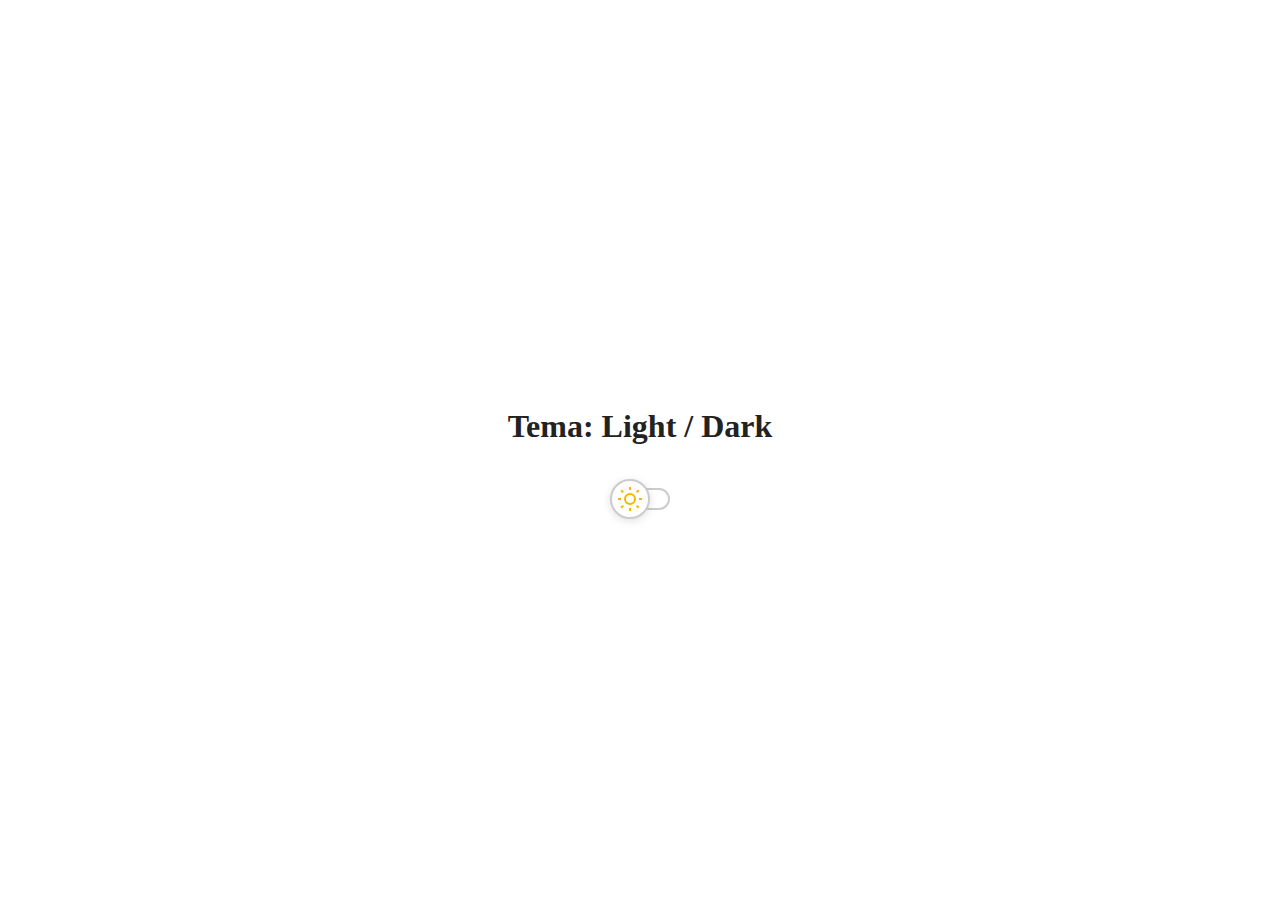
<file: Botão/index.html>
<!DOCTYPE html>
<html lang="pt-br">
<head>
    <meta charset="UTF-8">
    <title>Alternador Light/Dark</title>
    <meta name="viewport" content="width=device-width, initial-scale=1.0">
    <link rel="stylesheet" href="style.css">
</head>
<body>
    <h1>Tema: Light / Dark</h1>
    <div class="switch-container">
        <label class="switch">
            <input type="checkbox" id="toggleTheme">
            <span class="slider"></span>
            <span class="icon" id="themeIcon">
                <!-- Ícone do sol SVG (minimalista) inicia como padrão -->
                <svg id="iconSun" xmlns="http://www.w3.org/2000/svg" width="26" height="26" viewBox="0 0 26 26" fill="none" stroke="currentColor" stroke-width="2">
                  <circle cx="13" cy="13" r="5"/>
                  <line x1="13" y1="1" x2="13" y2="4"/>
                  <line x1="13" y1="22" x2="13" y2="25"/>
                  <line x1="1" y1="13" x2="4" y2="13"/>
                  <line x1="22" y1="13" x2="25" y2="13"/>
                  <line x1="4.22" y1="4.22" x2="6.34" y2="6.34"/>
                  <line x1="19.66" y1="19.66" x2="21.78" y2="21.78"/>
                  <line x1="19.66" y1="6.34" x2="21.78" y2="4.22"/>
                  <line x1="4.22" y1="21.78" x2="6.34" y2="19.66"/>
                </svg>
                <!-- Ícone da lua SVG (minimalista) fica oculto no início -->
                <svg id="iconMoon" xmlns="http://www.w3.org/2000/svg" width="26" height="26" viewBox="0 0 26 26" fill="none" stroke="currentColor" stroke-width="2" style="display: none;">
                  <path d="M20.5 16.5A9 9 0 0 1 9.5 5.5 7.5 7.5 0 1 0 20.5 16.5Z"/>
                </svg>
            </span>
        </label>
    </div>
    <script src="script.js"></script>
</body>
</html>
</file>
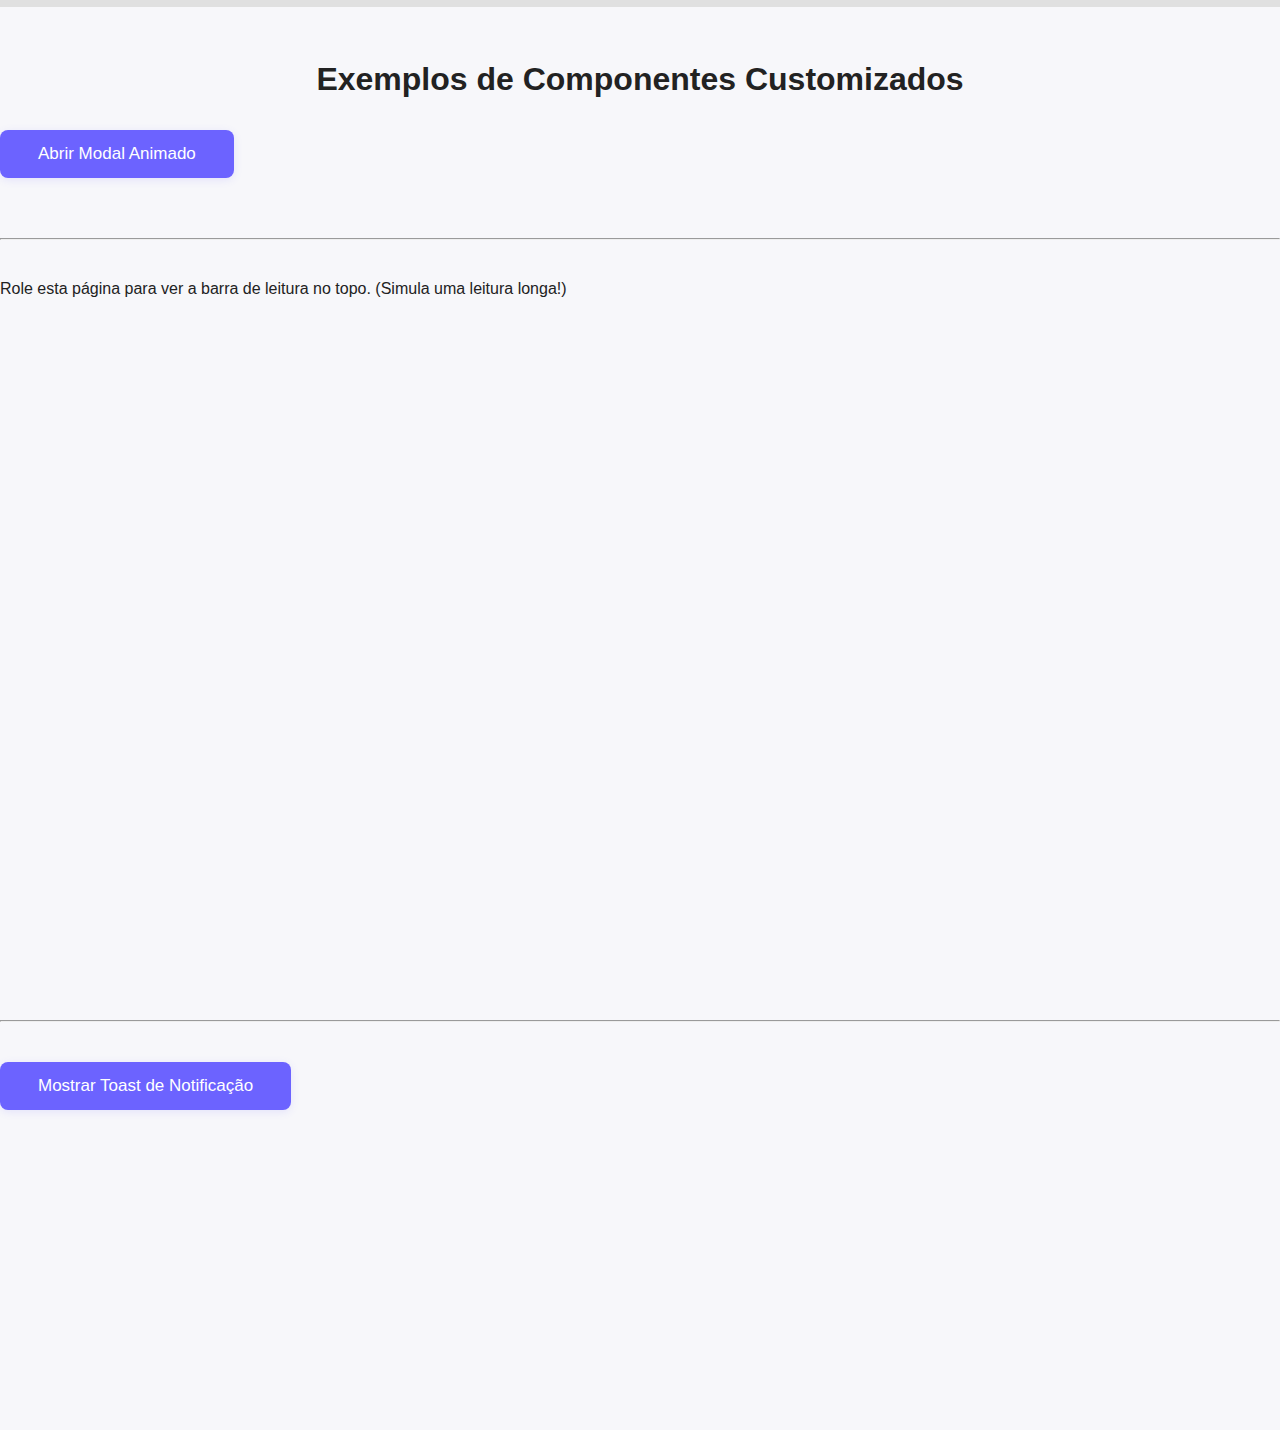
<file: Componentes/index.html>
<!DOCTYPE html>
<html lang="pt-br">
<head>
  <meta charset="UTF-8">
  <title>Componentes Customizados: Modal, Barra de Progresso e Toast</title>
  <meta name="viewport" content="width=device-width, initial-scale=1.0">
  <link rel="stylesheet" href="styles.css">
</head>
<body>
  <h1>Exemplos de Componentes Customizados</h1>

  <!-- 1. BOTÃO PARA ABRIR MODAL -->
  <button id="openModalBtn" class="btn">Abrir Modal Animado</button>

  <!-- 2. MODAL ANIMADO -->
  <div class="modal-backdrop" id="modalBackdrop">
    <div class="modal" id="modal">
      <h2>Olá!</h2>
      <p>Este é um modal animado, estilizado e acessível. Clique fora ou no botão abaixo para fechar.</p>
      <button id="closeModalBtn" class="btn btn-close">Fechar Modal</button>
    </div>
  </div>

  <hr style="margin:40px 0;">

  <!-- 3. BARRA DE PROGRESSO DE LEITURA -->
  <div class="progress-container">
    <div class="progress-bar" id="progressBar"></div>
  </div>
  <div style="height: 700px;">
    <p>Role esta página para ver a barra de leitura no topo. (Simula uma leitura longa!)</p>
  </div>

  <hr style="margin:40px 0;">

  <!-- 4. BOTÃO PARA NOTIFICAÇÃO/TOAST -->
  <button id="showToastBtn" class="btn">Mostrar Toast de Notificação</button>

  <!-- 5. TOAST -->
  <div class="toast" id="toast">
    <span>✅ Operação realizada com sucesso!</span>
  </div>

  <script src="scripts.js"></script>
</body>
</html>
</file>
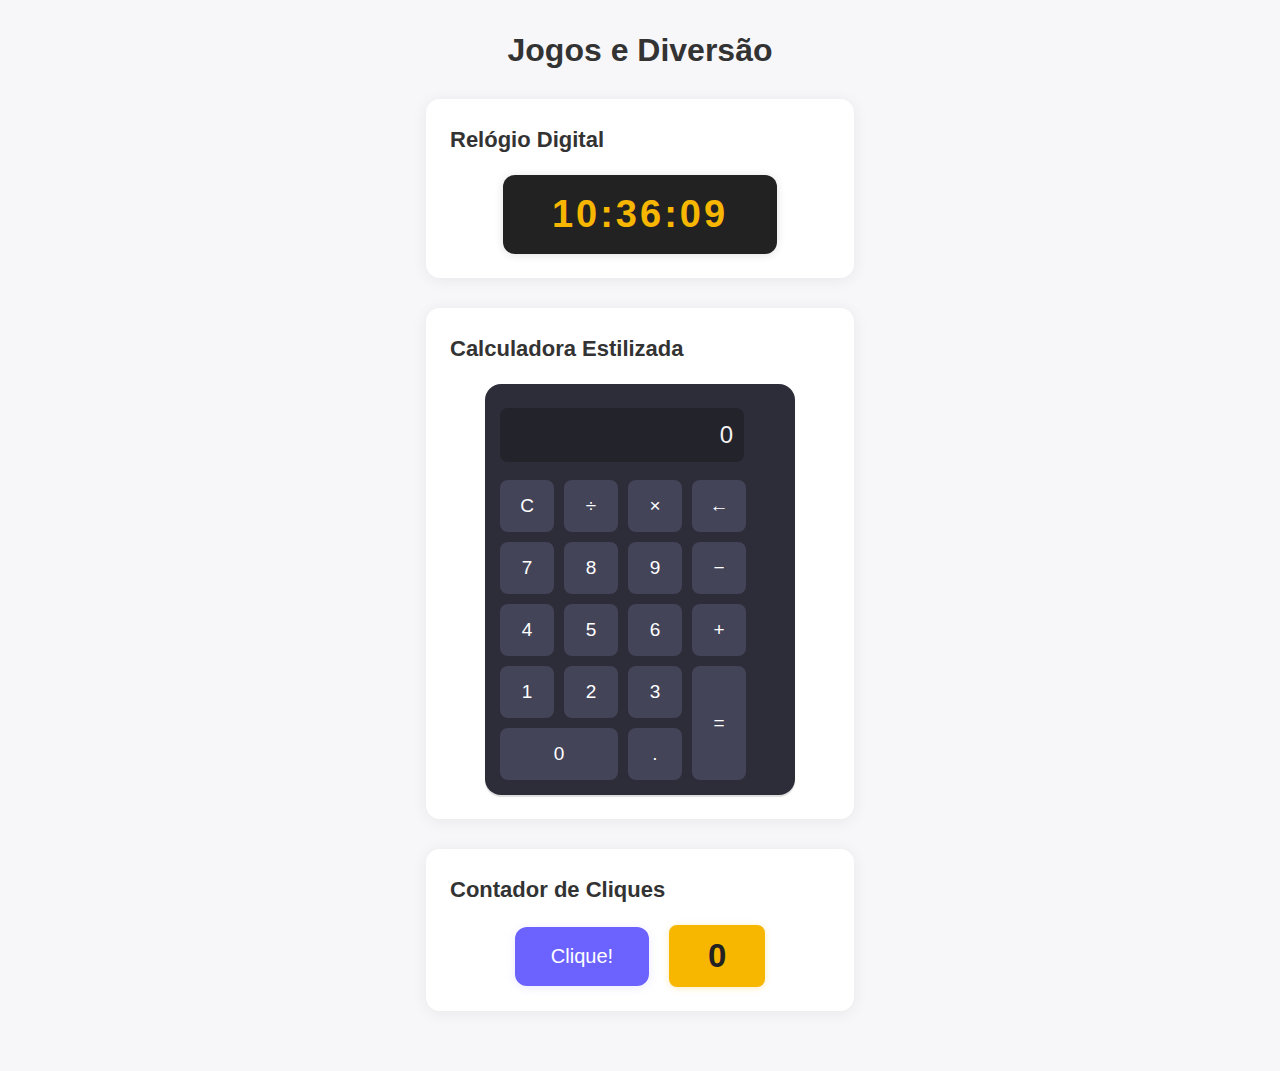
<file: Mais/index.html>
<!DOCTYPE html>
<html lang="pt-br">
<head>
  <meta charset="UTF-8">
  <title>Jogos e Diversão: Relógio, Calculadora, Contador</title>
  <meta name="viewport" content="width=device-width, initial-scale=1.0">
  <link rel="stylesheet" href="style.css">
</head>
<body>
  <h1>Jogos e Diversão</h1>

  <!-- 1. Relógio Digital -->
  <section>
    <h2>Relógio Digital</h2>
    <div class="clock" id="digitalClock">00:00:00</div>
  </section>

  <!-- 2. Calculadora Estilizada -->
  <section>
    <h2>Calculadora Estilizada</h2>
    <div class="calculator" id="calculator">
      <input type="text" class="calc-display" id="calcDisplay" value="0" readonly>
      <div class="calc-buttons">
        <button data-action="C">C</button>
        <button data-action="/">÷</button>
        <button data-action="*">×</button>
        <button data-action="←">←</button>
        <button data-action="7">7</button>
        <button data-action="8">8</button>
        <button data-action="9">9</button>
        <button data-action="-">−</button>
        <button data-action="4">4</button>
        <button data-action="5">5</button>
        <button data-action="6">6</button>
        <button data-action="+">+</button>
        <button data-action="1">1</button>
        <button data-action="2">2</button>
        <button data-action="3">3</button>
        <button data-action="=" class="equal-btn" rowspan="2">=</button>
        <button data-action="0" class="zero-btn">0</button>
        <button data-action=".">.</button>
      </div>
    </div>
  </section>

  <!-- 3. Contador de Cliques com Animação -->
  <section>
    <h2>Contador de Cliques</h2>
    <div class="counter-container">
      <button id="counterBtn" class="counter-btn">Clique!</button>
      <div id="counterValue" class="counter-value">0</div>
    </div>
  </section>

  <script src="script.js"></script>
</body>
</html>
</file>
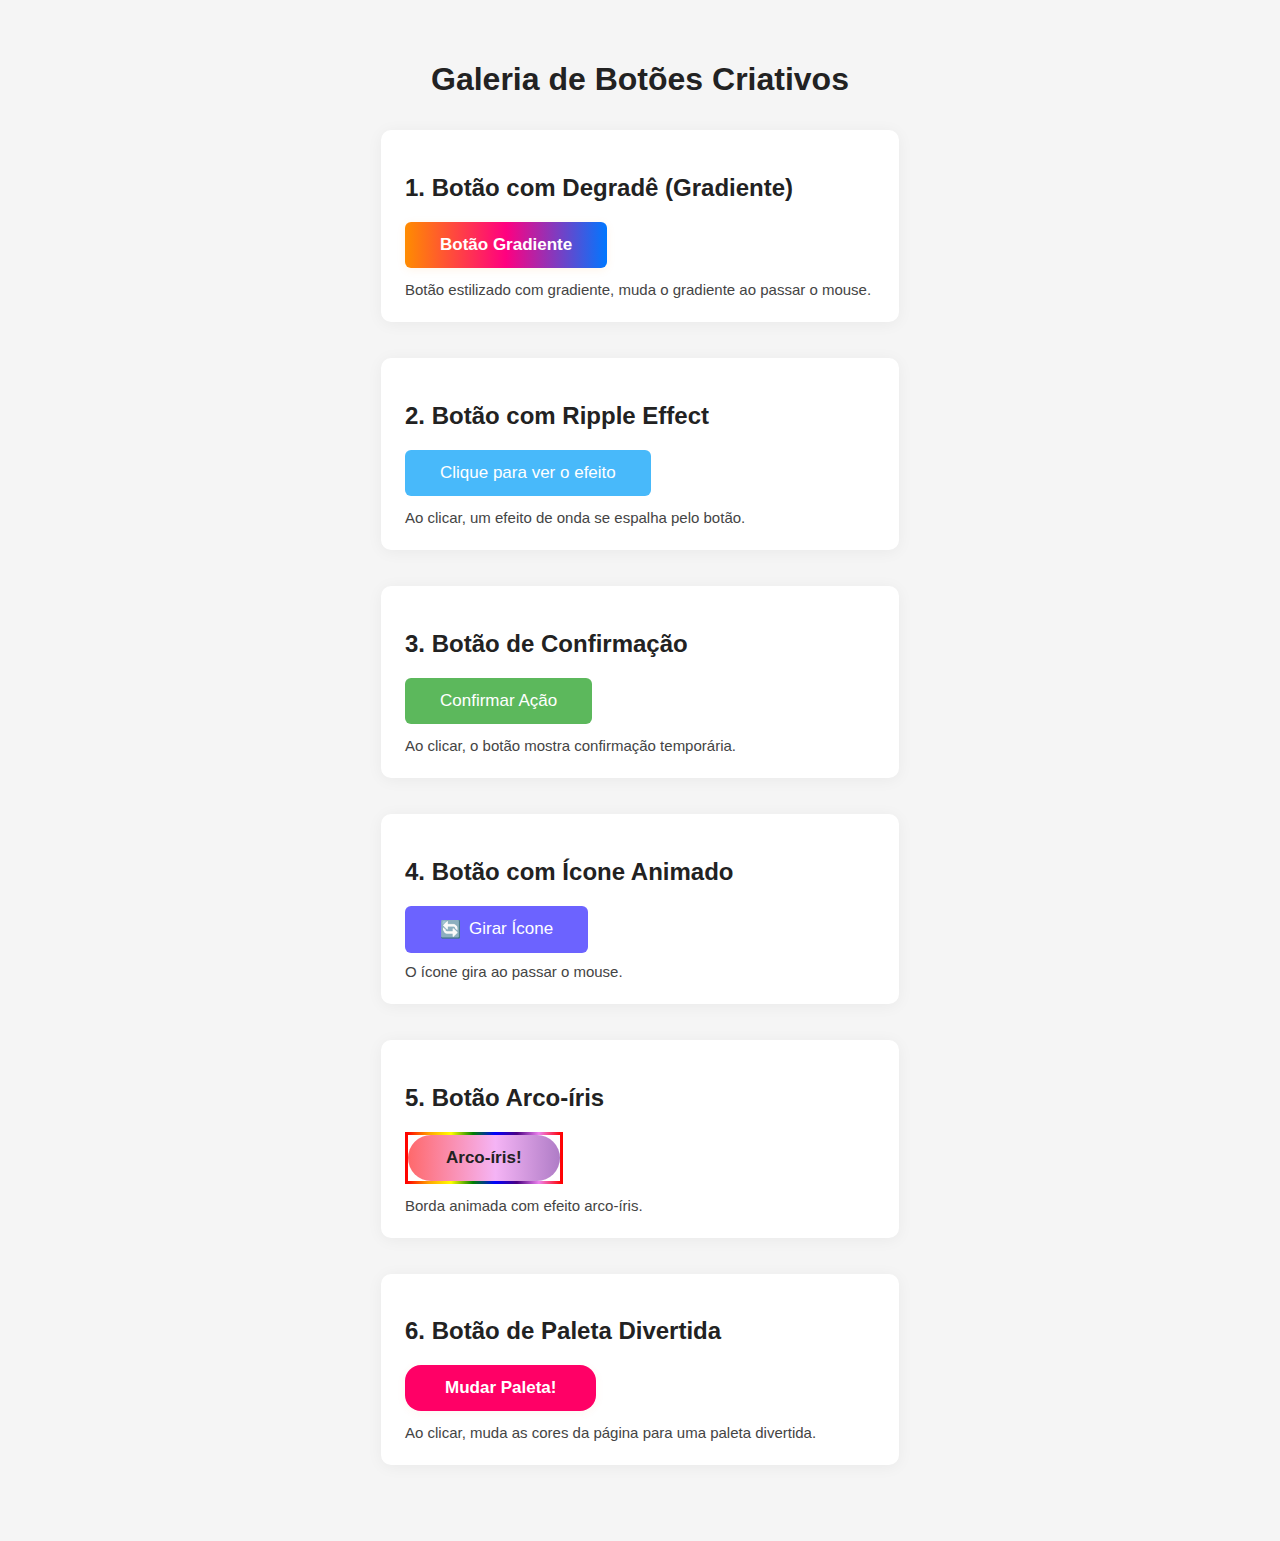
<file: Outros Botões/index.html>
<!DOCTYPE html>
<html lang="pt-br">
<head>
  <meta charset="UTF-8">
  <title>Galeria de Botões Criativos</title>
  <meta name="viewport" content="width=device-width, initial-scale=1.0">
  <!-- Link para o CSS -->
  <link rel="stylesheet" href="styles.css">
</head>
<body>
  <h1>Galeria de Botões Criativos</h1>

  <!-- 1. Botão com Gradiente -->
  <section>
    <h2>1. Botão com Degradê (Gradiente)</h2>
    <button class="btn-gradient">Botão Gradiente</button>
    <p>Botão estilizado com gradiente, muda o gradiente ao passar o mouse.</p>
  </section>

  <!-- 2. Botão com Ripple Effect -->
  <section>
    <h2>2. Botão com Ripple Effect</h2>
    <button class="btn-ripple">Clique para ver o efeito</button>
    <p>Ao clicar, um efeito de onda se espalha pelo botão.</p>
  </section>

  <!-- 3. Botão de Confirmação -->
  <section>
    <h2>3. Botão de Confirmação</h2>
    <button class="btn-confirm" id="confirmBtn">
      Confirmar Ação
    </button>
    <span id="confirmMsg" class="hidden">✅ Sucesso!</span>
    <p>Ao clicar, o botão mostra confirmação temporária.</p>
  </section>

  <!-- 4. Botão com Ícone Animado -->
  <section>
    <h2>4. Botão com Ícone Animado</h2>
    <button class="btn-icon">
      <span class="icon-spin" id="spinIcon">
        🔄
      </span>
      Girar Ícone
    </button>
    <p>O ícone gira ao passar o mouse.</p>
  </section>

  <!-- 5. Botão Arco-íris -->
  <section>
    <h2>5. Botão Arco-íris</h2>
    <button class="btn-rainbow">Arco-íris!</button>
    <p>Borda animada com efeito arco-íris.</p>
  </section>

  <!-- 6. Botão que Alterna Paleta de Cores -->
  <section>
    <h2>6. Botão de Paleta Divertida</h2>
    <button class="btn-palette" id="paletteBtn">Mudar Paleta!</button>
    <p>Ao clicar, muda as cores da página para uma paleta divertida.</p>
  </section>

  <!-- JS -->
  <script src="script.js"></script>
</body>
</html>
</file>
<file: Botão/style.css>
body {
    margin: 0;
    min-height: 100vh;
    display: flex;
    flex-direction: column;
    justify-content: center;
    align-items: center;
    background: #fff;
    color: #222;
    transition: background 0.3s, color 0.3s;
}

.dark-mode {
    background: #181828;
    color: #f0f0f0;
}

h1 {
    margin-bottom: 40px;
}

.switch-container {
    display: flex;
    align-items: center;
    justify-content: center;
}

.switch {
    position: relative;
    display: flex;
    width: 60px;
    height: 28px;
}

.switch input {
    opacity: 0;
    width: 0;
    height: 0;
}

.slider {
    position: absolute;
    top: 50%;
    left: 0;
    right: 0;
    height: 18px;
    border: 2px solid #ccc;
    border-radius: 18px;
    transform: translateY(-50%);
    transition: background-color 0.3s;
    z-index: 0;
}

.icon {
    position: absolute;
    top: 50%;
    left: 0;
    height: 36px;
    width: 36px;
    display: flex;
    align-items: center;
    justify-content: center;
    background: #fff;
    border-radius: 50%;
    box-shadow: 0 2px 8px rgba(0, 0, 0, 0.12);
    transition: left 0.3s, background 0.3s, color 0.3s;
    transform: translateY(-50%);
    z-index: 1;
    border: 2px solid #ccc;
    color: #f7b600;
}

.switch input:checked ~ .slider {
    background-color: #444;
}

.switch input:checked ~ .icon {
    left: 32px;
    background: #222;
    border: 2px solid #444;
    color: #fff;
}

body.dark-mode .icon {
    background: #222;
    color: #fff;
    border: 2px solid #444;
}

.icon svg {
    display: block;
}
</file>
<file: Componentes/styles.css>
body {
  font-family: 'Segoe UI', Arial, sans-serif;
  background: #f7f7fa;
  color: #222;
  padding: 40px 0;
  margin: 0;
  min-height: 150vh;
}
h1 {
  text-align: center;
  margin-bottom: 32px;
}
.btn {
  background: #6c63ff;
  color: #fff;
  border: none;
  padding: 14px 38px;
  border-radius: 8px;
  font-size: 17px;
  font-weight: 500;
  cursor: pointer;
  margin-bottom: 20px;
  box-shadow: 0 2px 8px #6c63ff22;
  transition: background 0.2s;
}
.btn:hover {
  background: #4b47be;
}
.btn-close {
  background: #f44336;
}
.btn-close:hover {
  background: #ad2424;
}

/* 1. MODAL ANIMADO */
.modal-backdrop {
  position: fixed;
  inset: 0;
  background: rgba(34, 34, 34, 0.4);
  display: flex;
  align-items: center;
  justify-content: center;
  z-index: 100;
  opacity: 0;
  pointer-events: none;
  transition: opacity 0.35s;
}
.modal-backdrop.active {
  opacity: 1;
  pointer-events: all;
}
.modal {
  background: #fff;
  border-radius: 17px;
  box-shadow: 0 6px 24px #0002;
  max-width: 380px;
  width: 92vw;
  padding: 35px 30px 30px 30px;
  text-align: center;
  transform: translateY(-60px) scale(0.96);
  opacity: 0;
  transition: all 0.35s cubic-bezier(.43,1.5,.56,1.03);
}
.modal-backdrop.active .modal {
  transform: translateY(0) scale(1);
  opacity: 1;
}

/* 2. BARRA DE PROGRESSO DE LEITURA */
.progress-container {
  position: fixed;
  top: 0;
  left: 0;
  width: 100%;
  height: 7px;
  background: #e0e0e0;
  z-index: 500;
}
.progress-bar {
  height: 100%;
  background: linear-gradient(90deg, #ff8c00, #6c63ff 80%);
  width: 0%;
  border-radius: 0 4px 4px 0;
  transition: width 0.18s;
}

/* 3. TOAST (NOTIFICAÇÃO) */
.toast {
  position: fixed;
  bottom: 32px;
  left: 50%;
  transform: translateX(-50%) translateY(50px);
  background: #222;
  color: #fff;
  padding: 18px 38px;
  border-radius: 10px;
  font-size: 17px;
  box-shadow: 0 2px 12px #2224;
  opacity: 0;
  pointer-events: none;
  transition: all 0.4s cubic-bezier(.43,1.5,.56,1.03);
  z-index: 999;
}
.toast.active {
  opacity: 1;
  pointer-events: all;
  transform: translateX(-50%) translateY(0);
}
</file>
<file: Mais/style.css>
body {
  font-family: 'Segoe UI', Arial, sans-serif;
  background: #f7f7fa;
  color: #333;
  margin: 0;
  padding: 0 0 60px 0;
}

h1 {
  text-align: center;
  margin: 32px 0 28px 0;
}
section {
  max-width: 380px;
  background: #fff;
  margin: 30px auto 0 auto;
  padding: 28px 24px 24px 24px;
  border-radius: 14px;
  box-shadow: 0 2px 16px #0001;
}

h2 {
  margin-top: 0;
  margin-bottom: 22px;
  font-size: 22px;
}

/* 1. Relógio Digital */
.clock {
  font-size: 38px;
  font-weight: bold;
  letter-spacing: 3px;
  background: #222;
  color: #f7b600;
  padding: 18px 32px;
  border-radius: 12px;
  text-align: center;
  width: 210px;
  margin: 0 auto;
  box-shadow: 0 1px 8px #2222;
}

/* 2. Calculadora Estilizada */
.calculator {
  background: #2d2d3a;
  padding: 24px 15px 15px 15px;
  border-radius: 16px;
  width: 280px;
  margin: 0 auto;
  box-shadow: 0 2px 1px #0002;
}
.calc-display {
  width: 80%;
  font-size: 24px;
  margin-bottom: 18px;
  border: none;
  background: #23232b;
  color: #f2f2f2;
  border-radius: 8px;
  padding: 13px 10px;
  text-align: right;
  outline: none;
  letter-spacing: 1px;
}
.calc-buttons {
  display: grid;
  grid-template-columns: repeat(4, 54px);
  grid-gap: 10px;
}
.calc-buttons button {
  font-size: 19px;
  border: none;
  border-radius: 8px;
  background: #444459;
  color: #fff;
  padding: 15px 0;
  cursor: pointer;
  transition: background 0.18s, transform 0.13s;
}
.calc-buttons button:active {
  background: #39394d;
  transform: scale(0.97);
}
.equal-btn {
  background: #f7b600;
  color: #222;
  grid-row: span 2;
}
.equal-btn:active {
  background: #ddb000;
}
.zero-btn {
  grid-column: span 2;
}

/* 3. Contador de Cliques com Animação */
.counter-container {
  display: flex;
  align-items: center;
  gap: 20px;
  justify-content: center;
  margin-top: 20px;
}

.counter-btn {
  background: #6c63ff;
  color: #fff;
  font-size: 20px;
  font-weight: 500;
  border: none;
  border-radius: 12px;
  padding: 18px 36px;
  cursor: pointer;
  box-shadow: 0 2px 10px #6c63ff22;
  transition: background 0.18s, transform 0.15s;
  outline: none;
}
.counter-btn:active {
  background: #4b47be;
  transform: scale(0.97);
}

.counter-value {
  font-size: 33px;
  font-weight: bold;
  background: #f7b600;
  color: #222;
  border-radius: 8px;
  padding: 12px 28px;
  min-width: 40px;
  text-align: center;
  box-shadow: 0 1px 7px #f7b60044;
  transition: transform 0.22s cubic-bezier(.43,1.5,.56,1.03);
}

.counter-value.animate {
  transform: scale(1.3) rotate(-8deg);
}
</file>
<file: Outros Botões/styles.css>
/* Estilo geral */
body {
  margin: 0;
  font-family: 'Segoe UI', Arial, sans-serif;
  background: #f5f5f5;
  color: #222;
  padding: 40px 10px;
  transition: background 0.6s, color 0.5s;
}
h1 {
  text-align: center;
  margin-bottom: 32px;
}
section {
  margin-bottom: 36px;
  background: #fff;
  border-radius: 10px;
  padding: 24px;
  max-width: 470px;
  margin-left: auto;
  margin-right: auto;
  box-shadow: 0 2px 16px rgba(0,0,0,0.05);
}
button {
  font-size: 17px;
  padding: 13px 35px;
  border: none;
  border-radius: 6px;
  margin-right: 15px;
  cursor: pointer;
  outline: none;
  margin-bottom: 10px;
  transition: filter 0.2s, box-shadow 0.2s;
}

p { margin: 3px 0 0 0; font-size: 15px; color: #444; }

/* 1. Botão com Gradiente */
.btn-gradient {
  background: linear-gradient(90deg, #ff8c00, #ff0080, #0077ff);
  color: white;
  font-weight: bold;
  box-shadow: 0 2px 10px rgba(255,140,0,0.09);
  transition: background 0.45s;
}
.btn-gradient:hover {
  background: linear-gradient(90deg, #0077ff, #ff0080, #ff8c00);
  filter: brightness(1.1);
}

/* 2. Botão com Ripple Effect */
.btn-ripple {
  background: #48b9fa;
  color: #fff;
  overflow: hidden;
  position: relative;
}
.btn-ripple:active {
  filter: brightness(0.95);
}

/* Efeito ripple (usado via JS, mas o span precisa ser assim) */
.ripple {
  position: absolute;
  border-radius: 50%;
  transform: scale(0);
  animation: ripple-effect 0.5s linear;
  background: rgba(255,255,255,0.7);
  pointer-events: none;
}
@keyframes ripple-effect {
  to {
    transform: scale(4);
    opacity: 0;
  }
}

/* 3. Botão de Confirmação */
.btn-confirm {
  background: #5cb85c;
  color: #fff;
  font-weight: 500;
  transition: background 0.2s;
}
.btn-confirm:active {
  background: #489848;
}
#confirmMsg {
  font-size: 17px;
  color: #27ae60;
  margin-left: 15px;
  vertical-align: middle;
  transition: opacity 0.3s;
}
.hidden {
  opacity: 0;
  pointer-events: none;
  transition: opacity 0.3s;
}
#confirmMsg:not(.hidden) {
  opacity: 1;
}

/* 4. Botão com Ícone Animado */
.btn-icon {
  background: #6c63ff;
  color: #fff;
  font-weight: 500;
  display: flex;
  align-items: center;
  gap: 8px;
}
.icon-spin {
  display: inline-block;
  transition: transform 0.4s cubic-bezier(.41,1.49,.56,1.03);
}
.btn-icon:hover .icon-spin {
  transform: rotate(360deg) scale(1.25);
}

/* 5. Botão Arco-íris */
.btn-rainbow {
  background: #fff;
  color: #222;
  font-weight: 600;
  border: 3px solid;
  border-image: linear-gradient(90deg, red, orange, yellow, green, blue, indigo, violet, red) 1;
  border-radius: 28px;
  padding: 13px 38px;
  position: relative;
  z-index: 1;
  overflow: hidden;
  transition: color 0.2s, background 0.3s;
}
.btn-rainbow::before {
  content: '';
  position: absolute;
  inset: -3px;
  z-index: -1;
  border-radius: 30px;
  padding: 0;
  background: linear-gradient(270deg, red, orange, yellow, green, blue, indigo, violet, red);
  background-size: 400% 400%;
  animation: rainbow-anim 3s linear infinite;
  opacity: 0.6;
}
@keyframes rainbow-anim {
  0% { background-position: 0% 50%; }
  100% { background-position: 100% 50%; }
}
.btn-rainbow:hover {
  color: #fff;
  background: #222;
}

/* 6. Botão Paleta Divertida */
.btn-palette {
  background: #f06;
  color: #fff;
  font-weight: bold;
  box-shadow: 0 2px 10px #f06a2f10;
  border-radius: 16px;
  padding: 13px 40px;
  transition: background 0.3s, color 0.3s;
}
.btn-palette:active {
  background: #a306f0;
}

/* Paletas divertidas para body (ativadas pelo JS) */
.pastel {
  background: #ffe8fa !important;
  color: #5a189a !important;
}
.neon {
  background: #1a0033 !important;
  color: #12ffb7 !important;
}
.sunset {
  background: linear-gradient(120deg, #ffecd2 0%, #fcb69f 100%) !important;
  color: #bf360c !important;
}
</file>
